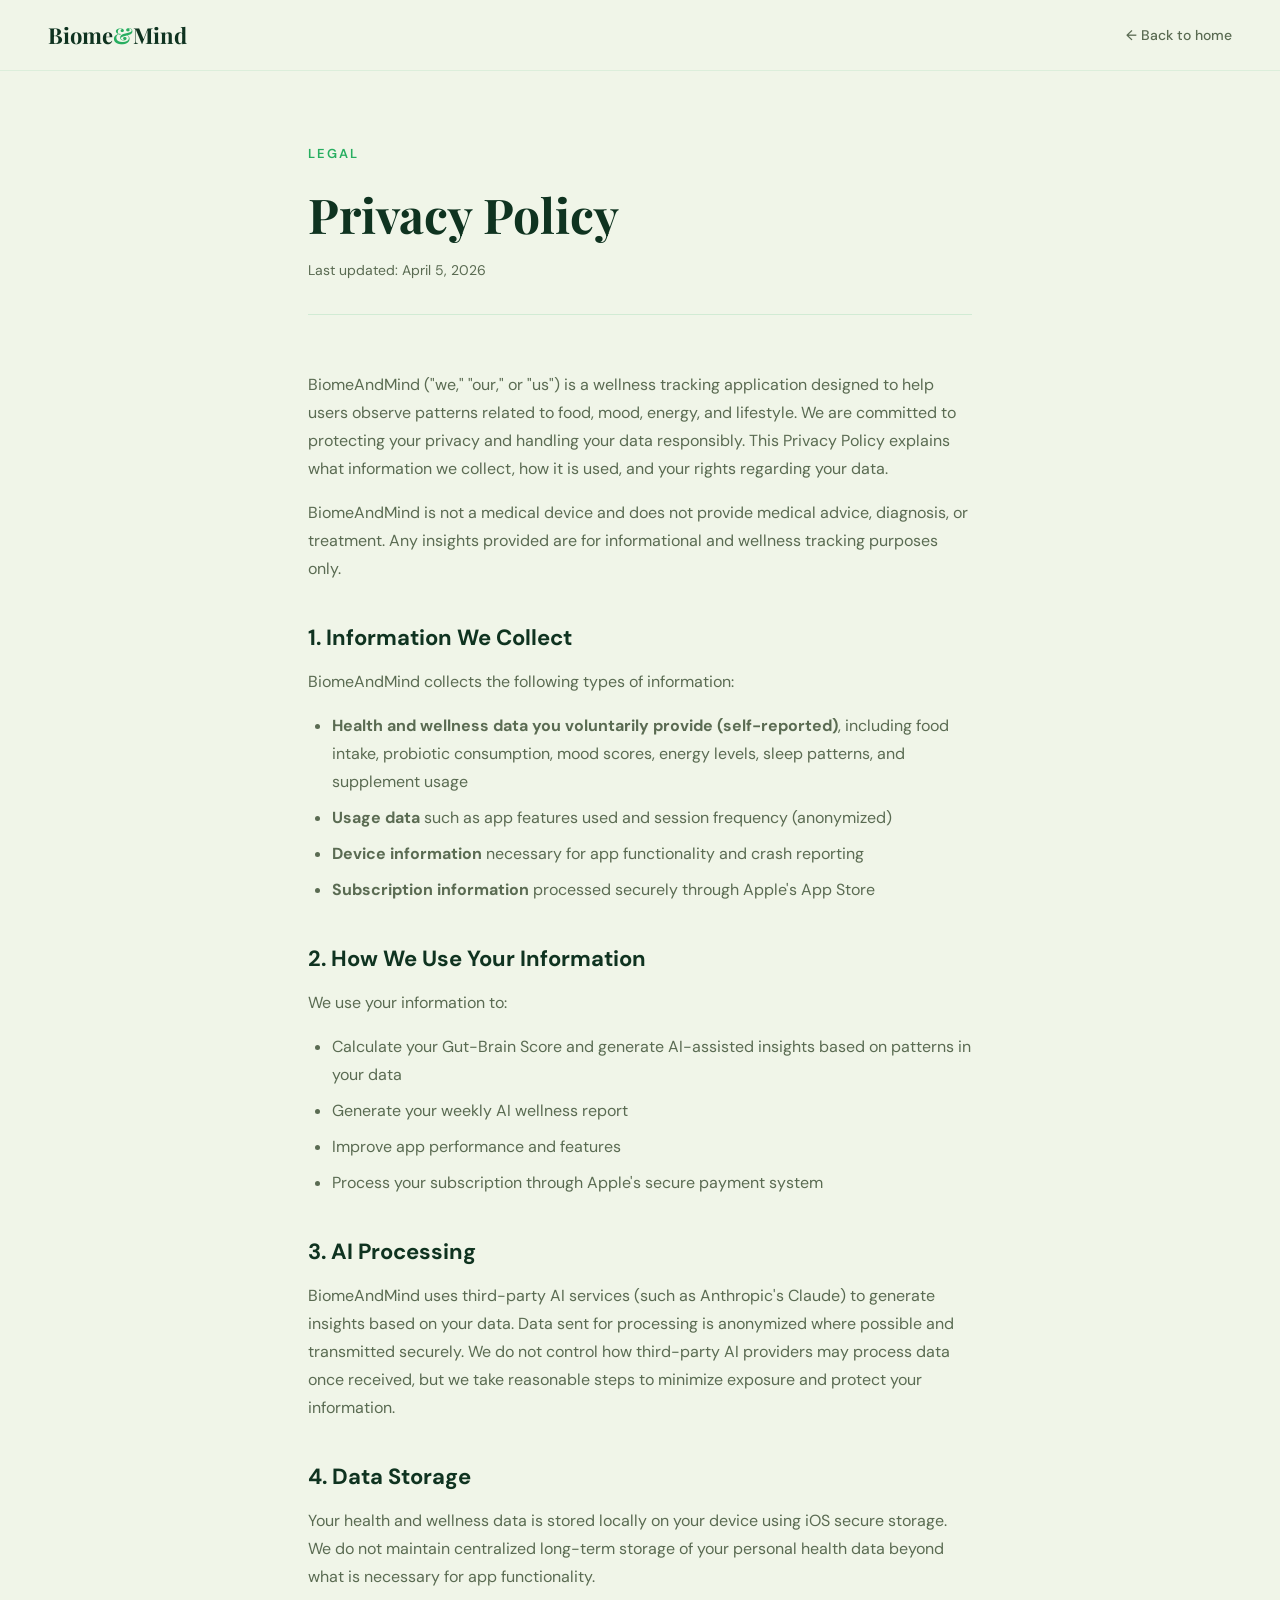
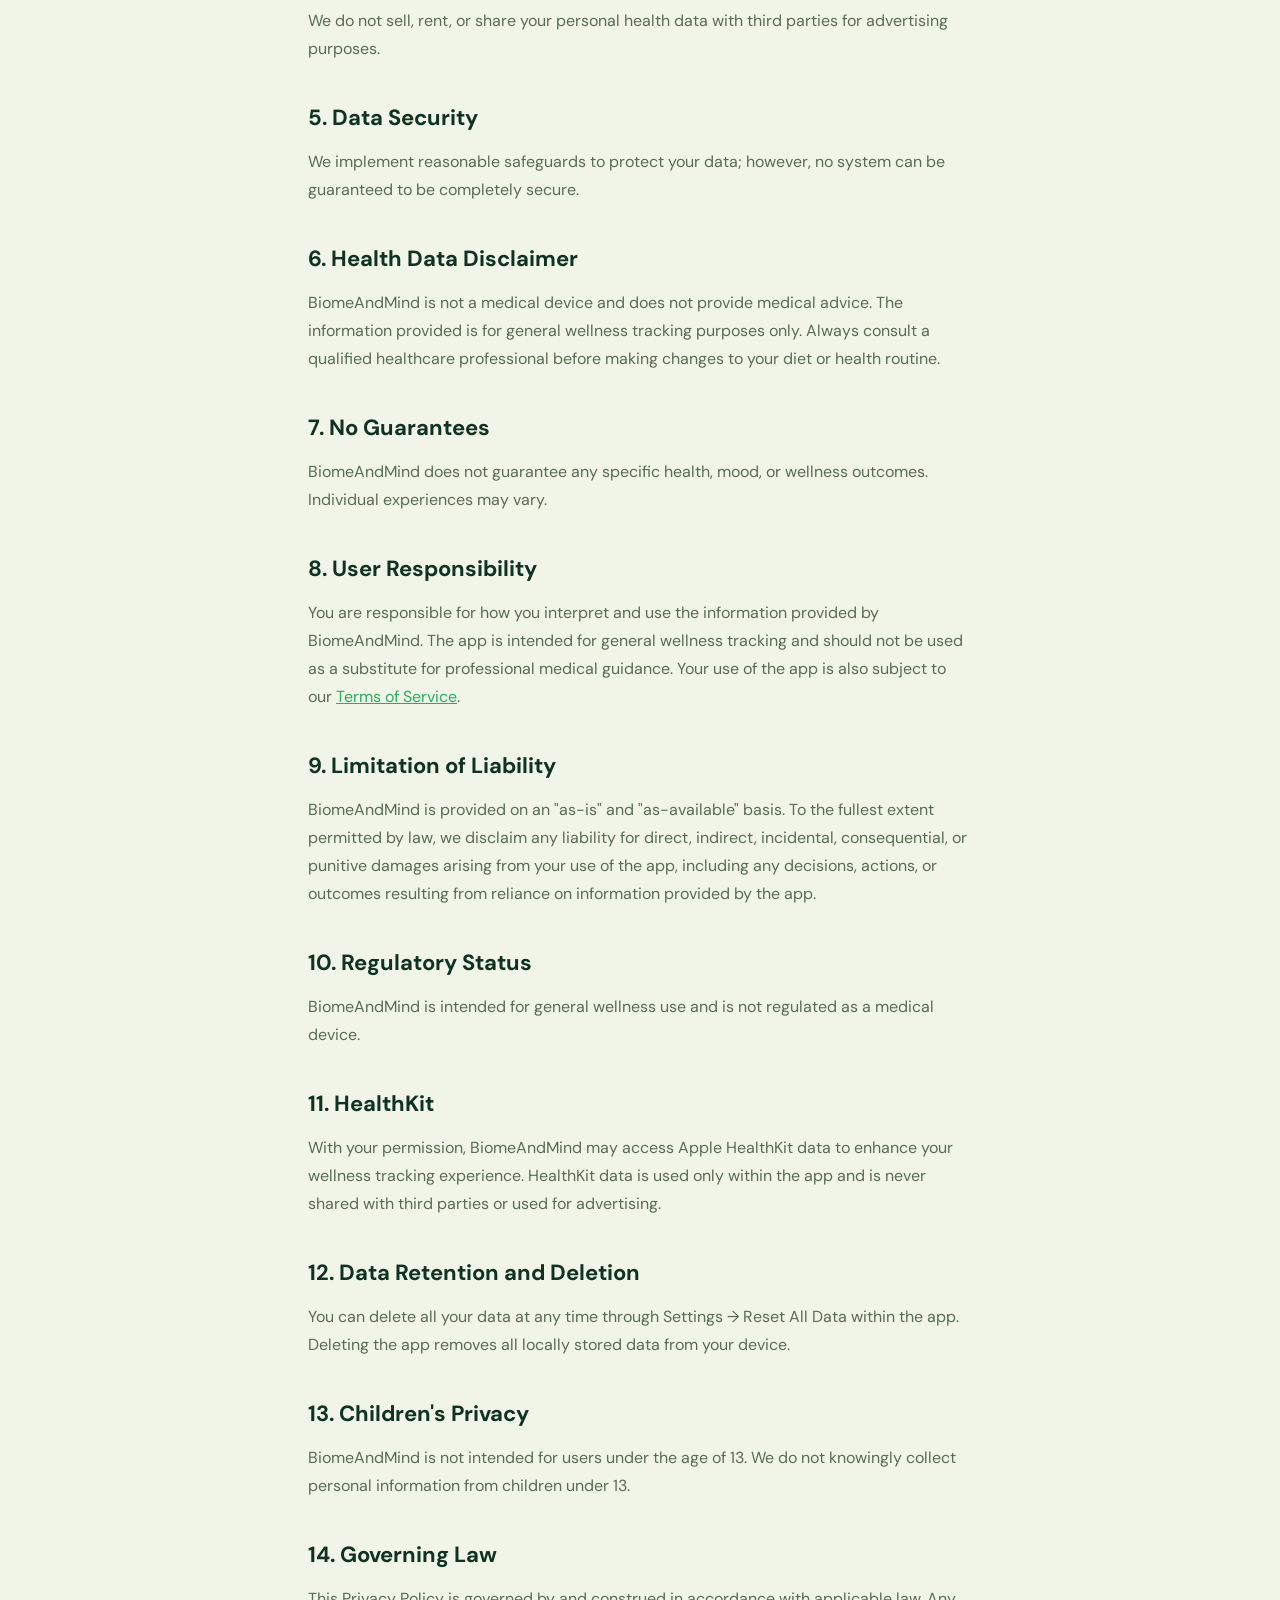
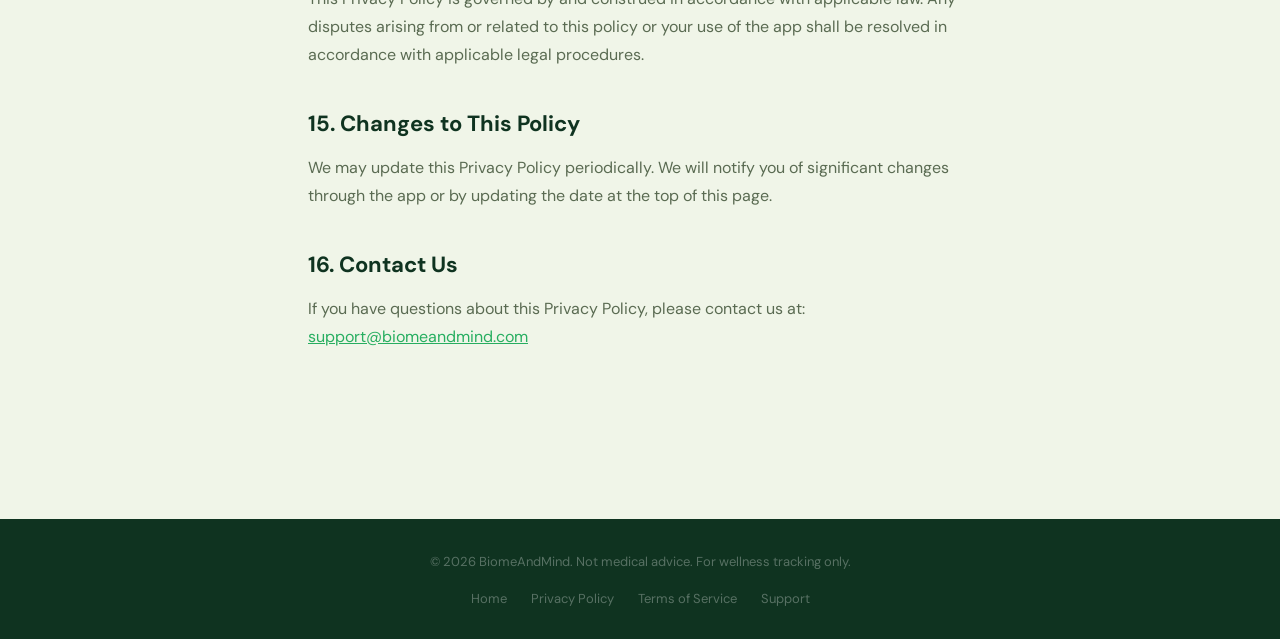
<file: privacy.html>
<!DOCTYPE html>
<html lang="en">
<head>
<meta charset="UTF-8"/>
<meta name="viewport" content="width=device-width, initial-scale=1.0"/>
<title>Privacy Policy — BiomeAndMind</title>
<link rel="preconnect" href="https://fonts.googleapis.com"/>
<link href="https://fonts.googleapis.com/css2?family=Playfair+Display:wght@400;700&family=DM+Sans:wght@300;400;500;600&display=swap" rel="stylesheet"/>
<style>
:root {
  --green: #27AE60; --green-dark: #1a7a42; --green-deep: #0F3320;
  --cream: #F0F5E8; --text: #0F3320; --text-muted: #5A6B52;
}
* { margin: 0; padding: 0; box-sizing: border-box; }
body { font-family: 'DM Sans', sans-serif; background: var(--cream); color: var(--text); }
nav {
  padding: 20px 48px; display: flex; justify-content: space-between;
  align-items: center; background: rgba(240,245,232,0.95);
  backdrop-filter: blur(20px); border-bottom: 1px solid rgba(39,174,96,0.1);
  position: sticky; top: 0; z-index: 100;
}
.nav-logo { font-family: 'Playfair Display', serif; font-size: 22px; font-weight: 700; color: var(--green-deep); text-decoration: none; }
.nav-logo span { color: var(--green); }
.nav-back { color: var(--text-muted); text-decoration: none; font-size: 14px; font-weight: 500; display: flex; align-items: center; gap: 6px; transition: color 0.2s; }
.nav-back:hover { color: var(--green); }
.content { max-width: 760px; margin: 0 auto; padding: 72px 48px; }
.page-label { font-size: 13px; font-weight: 600; letter-spacing: 2px; text-transform: uppercase; color: var(--green); margin-bottom: 16px; }
h1 { font-family: 'Playfair Display', serif; font-size: 48px; font-weight: 700; color: var(--green-deep); margin-bottom: 12px; }
.updated { font-size: 14px; color: var(--text-muted); margin-bottom: 56px; padding-bottom: 32px; border-bottom: 1px solid rgba(39,174,96,0.15); }
h2 { font-size: 22px; font-weight: 700; color: var(--green-deep); margin: 40px 0 16px; }
p { font-size: 16px; color: var(--text-muted); line-height: 1.75; margin-bottom: 16px; }
ul { margin: 12px 0 16px 24px; }
li { font-size: 16px; color: var(--text-muted); line-height: 1.75; margin-bottom: 8px; }
a { color: var(--green); }
footer { background: var(--green-deep); padding: 32px 48px; text-align: center; margin-top: 80px; }
.footer-copy { font-size: 13px; color: rgba(255,255,255,0.3); }
.footer-links { display: flex; gap: 24px; justify-content: center; margin-top: 12px; }
.footer-links a { font-size: 13px; color: rgba(255,255,255,0.3); text-decoration: none; }
.footer-links a:hover { color: var(--green); }
@media (max-width: 768px) { nav { padding: 16px 24px; } .content { padding: 48px 24px; } h1 { font-size: 36px; } footer { padding: 32px 24px; } }
</style>
</head>
<body>
<nav>
  <a href="/" class="nav-logo">Biome<span>&</span>Mind</a>
  <a href="/" class="nav-back">← Back to home</a>
</nav>

<div class="content">
  <p class="page-label">Legal</p>
  <h1>Privacy Policy</h1>
  <p class="updated">Last updated: April 5, 2026</p>

  <p>BiomeAndMind ("we," "our," or "us") is a wellness tracking application designed to help users observe patterns related to food, mood, energy, and lifestyle. We are committed to protecting your privacy and handling your data responsibly. This Privacy Policy explains what information we collect, how it is used, and your rights regarding your data.</p>

  <p>BiomeAndMind is not a medical device and does not provide medical advice, diagnosis, or treatment. Any insights provided are for informational and wellness tracking purposes only.</p>

  <h2>1. Information We Collect</h2>
  <p>BiomeAndMind collects the following types of information:</p>
  <ul>
    <li><strong>Health and wellness data you voluntarily provide (self-reported)</strong>, including food intake, probiotic consumption, mood scores, energy levels, sleep patterns, and supplement usage</li>
    <li><strong>Usage data</strong> such as app features used and session frequency (anonymized)</li>
    <li><strong>Device information</strong> necessary for app functionality and crash reporting</li>
    <li><strong>Subscription information</strong> processed securely through Apple's App Store</li>
  </ul>

  <h2>2. How We Use Your Information</h2>
  <p>We use your information to:</p>
  <ul>
    <li>Calculate your Gut-Brain Score and generate AI-assisted insights based on patterns in your data</li>
    <li>Generate your weekly AI wellness report</li>
    <li>Improve app performance and features</li>
    <li>Process your subscription through Apple's secure payment system</li>
  </ul>

  <h2>3. AI Processing</h2>
  <p>BiomeAndMind uses third-party AI services (such as Anthropic's Claude) to generate insights based on your data. Data sent for processing is anonymized where possible and transmitted securely. We do not control how third-party AI providers may process data once received, but we take reasonable steps to minimize exposure and protect your information.</p>

  <h2>4. Data Storage</h2>
  <p>Your health and wellness data is stored locally on your device using iOS secure storage. We do not maintain centralized long-term storage of your personal health data beyond what is necessary for app functionality.</p>
  <p>We do not sell, rent, or share your personal health data with third parties for advertising purposes.</p>

  <h2>5. Data Security</h2>
  <p>We implement reasonable safeguards to protect your data; however, no system can be guaranteed to be completely secure.</p>

  <h2>6. Health Data Disclaimer</h2>
  <p>BiomeAndMind is not a medical device and does not provide medical advice. The information provided is for general wellness tracking purposes only. Always consult a qualified healthcare professional before making changes to your diet or health routine.</p>

  <h2>7. No Guarantees</h2>
  <p>BiomeAndMind does not guarantee any specific health, mood, or wellness outcomes. Individual experiences may vary.</p>

  <h2>8. User Responsibility</h2>
  <p>You are responsible for how you interpret and use the information provided by BiomeAndMind. The app is intended for general wellness tracking and should not be used as a substitute for professional medical guidance. Your use of the app is also subject to our <a href="terms.html">Terms of Service</a>.</p>

  <h2>9. Limitation of Liability</h2>
  <p>BiomeAndMind is provided on an "as-is" and "as-available" basis. To the fullest extent permitted by law, we disclaim any liability for direct, indirect, incidental, consequential, or punitive damages arising from your use of the app, including any decisions, actions, or outcomes resulting from reliance on information provided by the app.</p>

  <h2>10. Regulatory Status</h2>
  <p>BiomeAndMind is intended for general wellness use and is not regulated as a medical device.</p>

  <h2>11. HealthKit</h2>
  <p>With your permission, BiomeAndMind may access Apple HealthKit data to enhance your wellness tracking experience. HealthKit data is used only within the app and is never shared with third parties or used for advertising.</p>

  <h2>12. Data Retention and Deletion</h2>
  <p>You can delete all your data at any time through Settings &rarr; Reset All Data within the app. Deleting the app removes all locally stored data from your device.</p>

  <h2>13. Children's Privacy</h2>
  <p>BiomeAndMind is not intended for users under the age of 13. We do not knowingly collect personal information from children under 13.</p>

  <h2>14. Governing Law</h2>
  <p>This Privacy Policy is governed by and construed in accordance with applicable law. Any disputes arising from or related to this policy or your use of the app shall be resolved in accordance with applicable legal procedures.</p>

  <h2>15. Changes to This Policy</h2>
  <p>We may update this Privacy Policy periodically. We will notify you of significant changes through the app or by updating the date at the top of this page.</p>

  <h2>16. Contact Us</h2>
  <p>If you have questions about this Privacy Policy, please contact us at:<br/>
  <a href="mailto:support@biomeandmind.com">support@biomeandmind.com</a></p>
</div>

<footer>
  <p class="footer-copy">© 2026 BiomeAndMind. Not medical advice. For wellness tracking only.</p>
  <div class="footer-links">
    <a href="/">Home</a>
    <a href="privacy.html">Privacy Policy</a>
    <a href="terms.html">Terms of Service</a>
    <a href="support.html">Support</a>
  </div>
</footer>
</body>
</html>
</file>
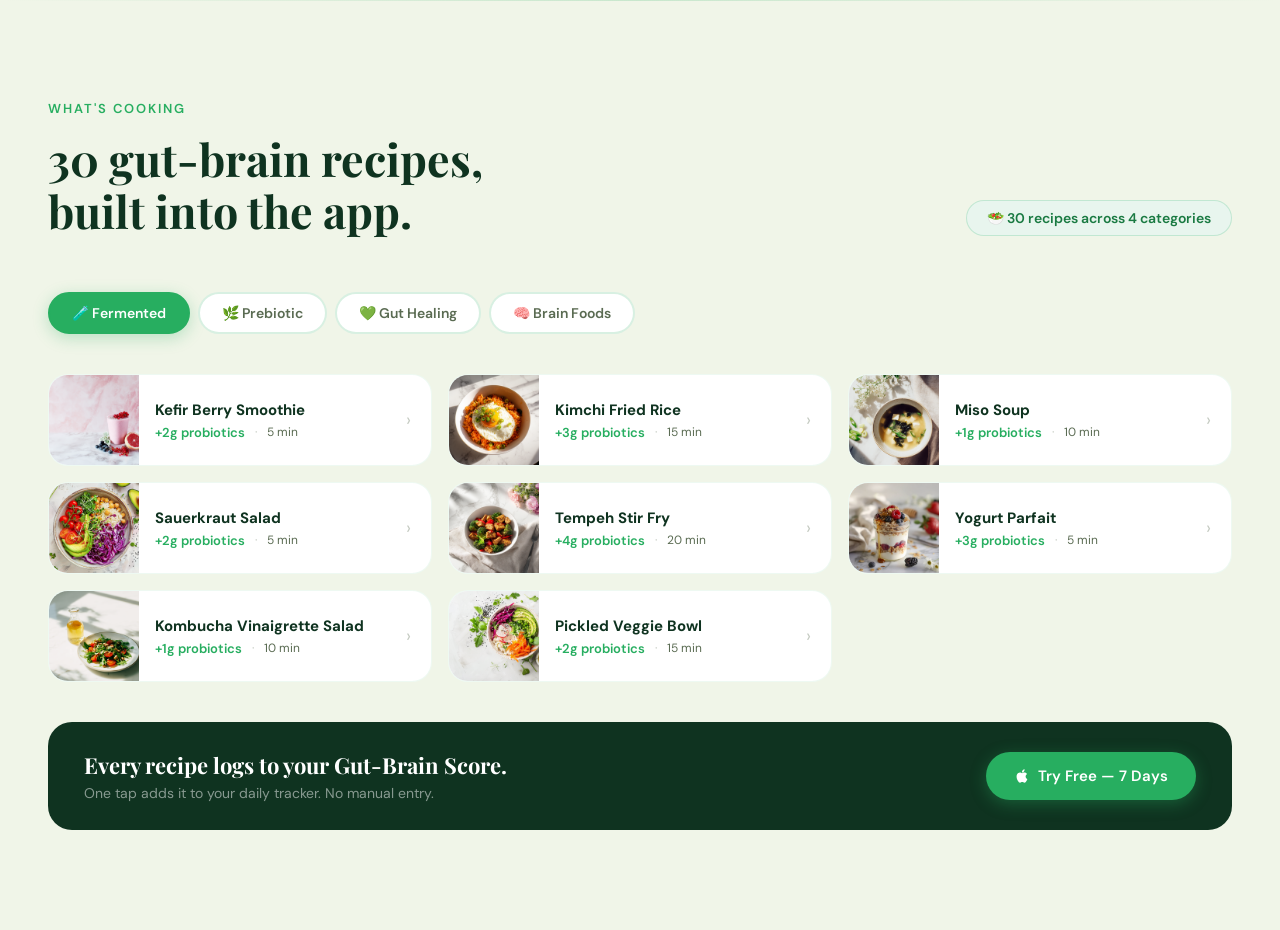
<file: recipes-section.html>
<!DOCTYPE html>
<html lang="en">
<head>
<meta charset="UTF-8"/>
<meta name="viewport" content="width=device-width, initial-scale=1.0"/>
<title>Recipes Section — BiomeAndMind</title>
<link rel="preconnect" href="https://fonts.googleapis.com"/>
<link rel="preconnect" href="https://fonts.gstatic.com" crossorigin/>
<link href="https://fonts.googleapis.com/css2?family=Playfair+Display:wght@400;700;900&family=DM+Sans:wght@300;400;500;600&display=swap" rel="stylesheet"/>
<style>
:root {
  --green: #27AE60;
  --green-dark: #1a7a42;
  --green-deep: #0F3320;
  --green-light: #E8F5EE;
  --cream: #F0F5E8;
  --text: #0F3320;
  --text-muted: #5A6B52;
}
* { margin: 0; padding: 0; box-sizing: border-box; }
body { font-family: 'DM Sans', sans-serif; background: var(--cream); color: var(--text); }

.section-label {
  font-size: 13px; font-weight: 600; letter-spacing: 2px;
  text-transform: uppercase; color: var(--green); margin-bottom: 16px;
  display: block;
}
.section-title {
  font-family: 'Playfair Display', serif;
  font-size: clamp(32px, 3.5vw, 48px);
  font-weight: 700; color: var(--green-deep); line-height: 1.15;
}
.reveal { opacity: 1; }

/* ─── RECIPES SECTION ─── */
.section-recipes {
  padding: 100px 48px;
  background: var(--cream);
  overflow: hidden;
  position: relative;
}
.section-recipes::before {
  content: '';
  position: absolute;
  top: 0; left: 0; right: 0;
  height: 1px;
  background: linear-gradient(90deg, transparent, rgba(39,174,96,0.2), transparent);
}
.recipes-header {
  max-width: 1200px;
  margin: 0 auto 56px;
  display: flex;
  justify-content: space-between;
  align-items: flex-end;
  gap: 32px;
}
.recipes-count-badge {
  display: inline-flex;
  align-items: center;
  gap: 8px;
  background: var(--green-light);
  border: 1px solid rgba(39,174,96,0.2);
  border-radius: 100px;
  padding: 8px 20px;
  font-size: 14px;
  font-weight: 600;
  color: var(--green-dark);
}
.recipes-tabs {
  display: flex;
  gap: 8px;
  max-width: 1200px;
  margin: 0 auto 40px;
  flex-wrap: wrap;
}
.recipe-tab {
  display: inline-flex;
  align-items: center;
  gap: 7px;
  padding: 10px 22px;
  border-radius: 100px;
  font-size: 14px;
  font-weight: 600;
  cursor: pointer;
  border: 2px solid rgba(39,174,96,0.18);
  background: white;
  color: var(--text-muted);
  transition: all 0.22s ease;
  user-select: none;
  font-family: 'DM Sans', sans-serif;
}
.recipe-tab:hover { border-color: var(--green); color: var(--green); }
.recipe-tab.active {
  background: var(--green);
  border-color: var(--green);
  color: white;
  box-shadow: 0 4px 16px rgba(39,174,96,0.28);
}
.recipes-grid-wrap { max-width: 1200px; margin: 0 auto; }
.recipes-panel {
  display: none;
  grid-template-columns: repeat(3, 1fr);
  gap: 16px;
  animation: recipesFadeIn 0.35s ease forwards;
}
.recipes-panel.active { display: grid; }
@keyframes recipesFadeIn {
  from { opacity: 0; transform: translateY(14px); }
  to   { opacity: 1; transform: translateY(0); }
}
.recipes-footer {
  max-width: 1200px;
  margin: 40px auto 0;
  display: flex;
  align-items: center;
  justify-content: space-between;
  padding: 28px 36px;
  background: var(--green-deep);
  border-radius: 24px;
  gap: 24px;
}
.recipes-footer-title {
  font-family: 'Playfair Display', serif;
  font-size: 22px; font-weight: 700; color: white; margin-bottom: 4px;
}
.recipes-footer-sub { font-size: 14px; color: rgba(255,255,255,0.5); }
.recipes-footer-btn {
  display: inline-flex; align-items: center; gap: 8px;
  background: var(--green); color: white;
  padding: 14px 28px; border-radius: 100px;
  font-size: 15px; font-weight: 600;
  text-decoration: none; white-space: nowrap; flex-shrink: 0;
  transition: all 0.2s;
  box-shadow: 0 4px 16px rgba(39,174,96,0.35);
  font-family: 'DM Sans', sans-serif;
}
.recipes-footer-btn:hover { background: var(--green-dark); transform: translateY(-2px); }

@media (max-width: 900px) {
  .section-recipes { padding: 72px 24px; }
  .recipes-header { flex-direction: column; align-items: flex-start; }
  .recipes-panel { grid-template-columns: 1fr; }
  .recipes-footer { flex-direction: column; text-align: center; }
}
@media (min-width: 901px) and (max-width: 1100px) {
  .recipes-panel { grid-template-columns: repeat(2, 1fr); }
}
</style>
<link rel="stylesheet" href="recipes.css"/>
</head>
<body>

<section class="section-recipes" id="recipes">

  <div class="recipes-header">
    <div>
      <span class="section-label">What's cooking</span>
      <h2 class="section-title" style="margin-bottom:0">30 gut-brain recipes,<br/>built into the app.</h2>
    </div>
    <div>
      <div class="recipes-count-badge">&#x1F957; 30 recipes across 4 categories</div>
    </div>
  </div>

  <div class="recipes-tabs">
    <button class="recipe-tab active" onclick="switchRecipeTab('fermented',this)">&#x1F9EA; Fermented</button>
    <button class="recipe-tab" onclick="switchRecipeTab('prebiotic',this)">&#x1F33F; Prebiotic</button>
    <button class="recipe-tab" onclick="switchRecipeTab('healing',this)">&#x1F49A; Gut Healing</button>
    <button class="recipe-tab" onclick="switchRecipeTab('brain',this)">&#x1F9E0; Brain Foods</button>
  </div>

  <div class="recipes-grid-wrap">
    <div class="recipes-panel active" id="recipes-fermented"></div>
    <div class="recipes-panel" id="recipes-prebiotic"></div>
    <div class="recipes-panel" id="recipes-healing"></div>
    <div class="recipes-panel" id="recipes-brain"></div>
  </div>

  <div class="recipes-footer">
    <div>
      <div class="recipes-footer-title">Every recipe logs to your Gut-Brain Score.</div>
      <div class="recipes-footer-sub">One tap adds it to your daily tracker. No manual entry.</div>
    </div>
    <a href="#download" class="recipes-footer-btn">
      <svg width="16" height="16" viewBox="0 0 24 24" fill="currentColor"><path d="M18.71 19.5c-.83 1.24-1.71 2.45-3.05 2.47-1.34.03-1.77-.79-3.29-.79-1.53 0-2 .77-3.27.82-1.31.05-2.3-1.32-3.14-2.53C4.25 17 2.94 12.45 4.7 9.39c.87-1.52 2.43-2.48 4.12-2.51 1.28-.02 2.5.87 3.29.87.78 0 2.26-1.07 3.8-.91.65.03 2.47.26 3.64 1.98-.09.06-2.17 1.28-2.15 3.81.03 3.02 2.65 4.03 2.68 4.04-.03.07-.42 1.44-1.38 2.83M13 3.5c.73-.83 1.94-1.46 2.94-1.5.13 1.17-.34 2.35-1.04 3.19-.69.85-1.83 1.51-2.95 1.42-.15-1.15.41-2.35 1.05-3.11z"/></svg>
      Try Free &mdash; 7 Days
    </a>
  </div>

</section>

<!-- Recipe Detail Modal -->
<div class="recipe-modal-overlay" id="recipeModal">
  <div class="recipe-modal" id="recipeModalContent"></div>
</div>

<script src="recipes.js"></script>
<script>
function switchRecipeTab(tabId, btn) {
  document.querySelectorAll('.recipe-tab').forEach(function(t) { t.classList.remove('active'); });
  document.querySelectorAll('.recipes-panel').forEach(function(p) { p.classList.remove('active'); });
  btn.classList.add('active');
  var panel = document.getElementById('recipes-' + tabId);
  if (panel) panel.classList.add('active');
}
</script>
</body>
</html>
</file>
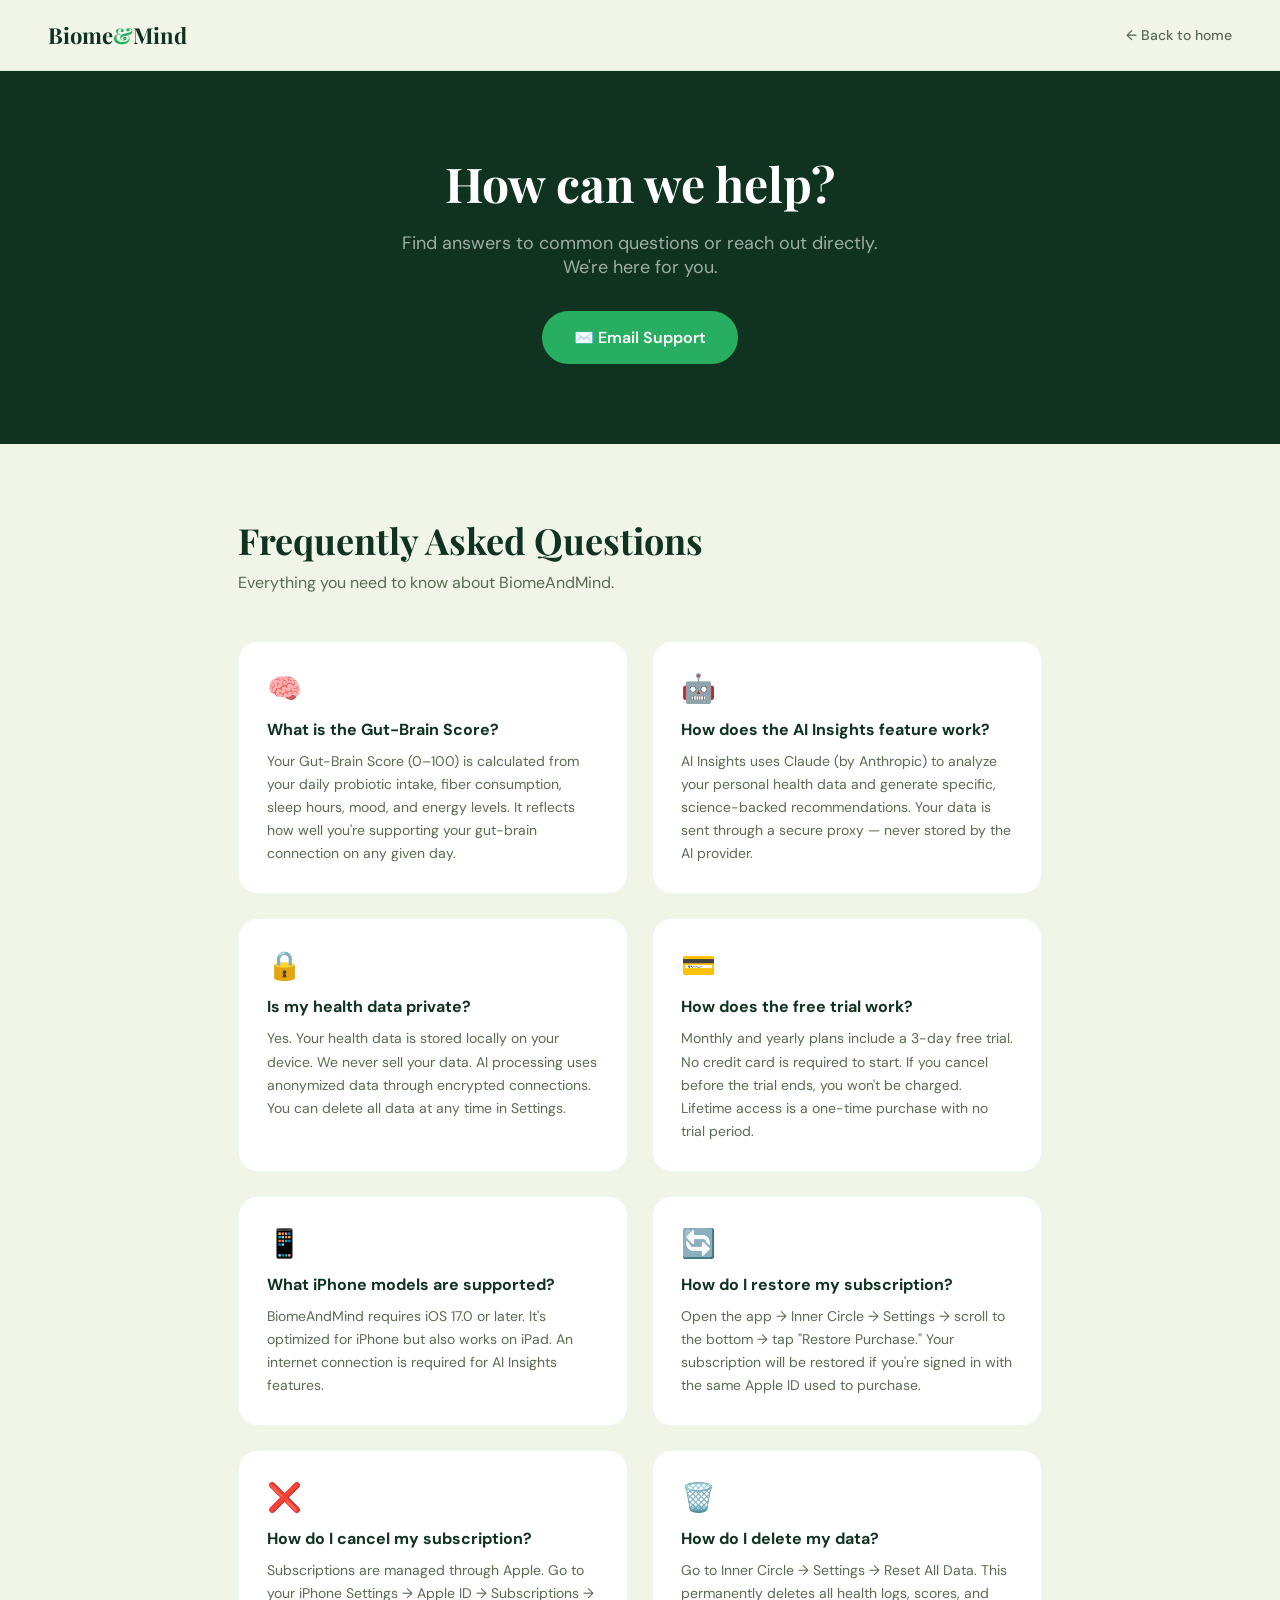
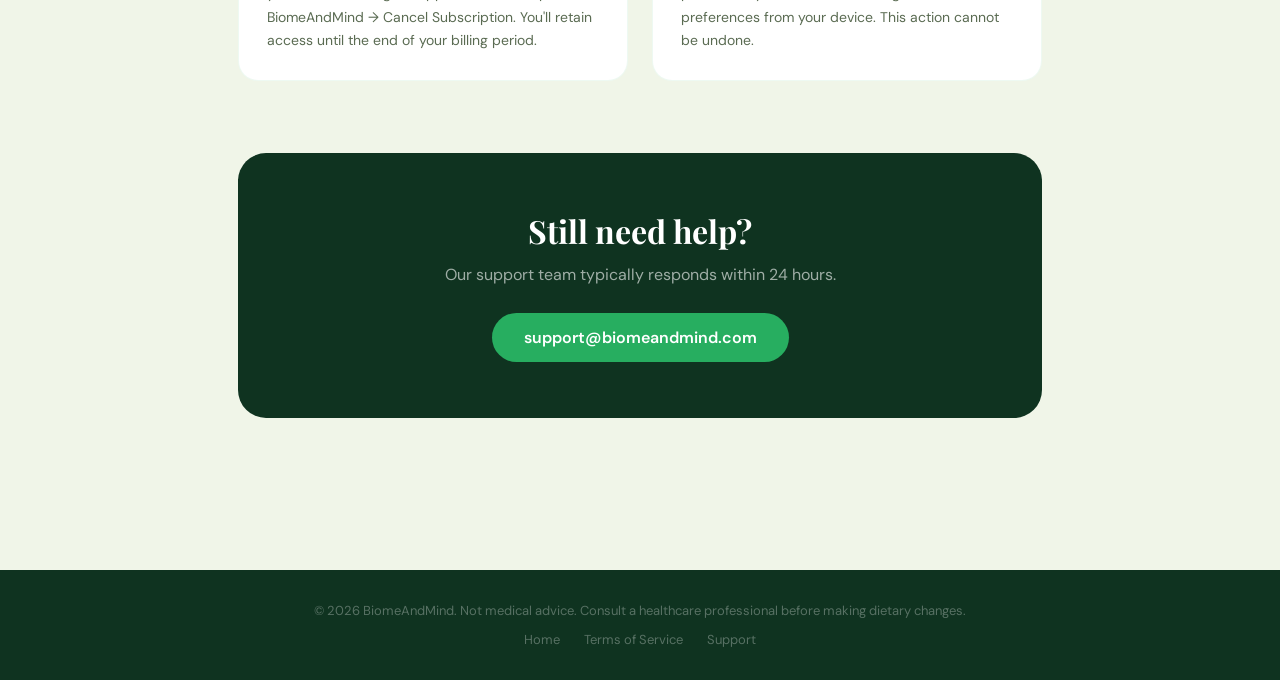
<file: support.html>
<!DOCTYPE html>
<html lang="en">
<head>
<meta charset="UTF-8"/>
<meta name="viewport" content="width=device-width, initial-scale=1.0"/>
<title>Support — BiomeAndMind</title>
<link rel="preconnect" href="https://fonts.googleapis.com"/>
<link href="https://fonts.googleapis.com/css2?family=Playfair+Display:wght@400;700&family=DM+Sans:wght@300;400;500;600&display=swap" rel="stylesheet"/>
<style>
:root {
  --green: #27AE60; --green-dark: #1a7a42; --green-deep: #0F3320;
  --green-light: #E8F5EE; --cream: #F0F5E8; --text: #0F3320; --text-muted: #5A6B52;
}
* { margin: 0; padding: 0; box-sizing: border-box; }
body { font-family: 'DM Sans', sans-serif; background: var(--cream); color: var(--text); }
nav {
  padding: 20px 48px; display: flex; justify-content: space-between;
  align-items: center; background: rgba(240,245,232,0.95);
  backdrop-filter: blur(20px); border-bottom: 1px solid rgba(39,174,96,0.1);
  position: sticky; top: 0; z-index: 100;
}
.nav-logo { font-family: 'Playfair Display', serif; font-size: 22px; font-weight: 700; color: var(--green-deep); text-decoration: none; }
.nav-logo span { color: var(--green); }
.nav-back { color: var(--text-muted); text-decoration: none; font-size: 14px; font-weight: 500; display: flex; align-items: center; gap: 6px; transition: color 0.2s; }
.nav-back:hover { color: var(--green); }

.hero-support {
  background: var(--green-deep);
  padding: 80px 48px;
  text-align: center;
}
.hero-support h1 { font-family: 'Playfair Display', serif; font-size: 48px; font-weight: 700; color: white; margin-bottom: 16px; }
.hero-support p { font-size: 18px; color: rgba(255,255,255,0.6); max-width: 480px; margin: 0 auto 32px; }
.contact-btn {
  display: inline-flex; align-items: center; gap: 8px;
  background: var(--green); color: white;
  padding: 16px 32px; border-radius: 100px;
  font-size: 16px; font-weight: 600; text-decoration: none;
  transition: all 0.2s;
}
.contact-btn:hover { background: var(--green-dark); transform: translateY(-2px); }

.content { max-width: 900px; margin: 0 auto; padding: 72px 48px; }

.faq-grid { display: grid; grid-template-columns: 1fr 1fr; gap: 24px; margin-top: 48px; }

.faq-item {
  background: white; border-radius: 20px; padding: 28px;
  border: 1px solid rgba(39,174,96,0.08);
  transition: all 0.3s;
}
.faq-item:hover { border-color: rgba(39,174,96,0.2); transform: translateY(-2px); box-shadow: 0 8px 32px rgba(15,51,32,0.06); }

.faq-icon { font-size: 28px; margin-bottom: 12px; }
.faq-q { font-size: 16px; font-weight: 700; color: var(--green-deep); margin-bottom: 10px; }
.faq-a { font-size: 14px; color: var(--text-muted); line-height: 1.65; }

.section-title { font-family: 'Playfair Display', serif; font-size: 36px; font-weight: 700; color: var(--green-deep); margin-bottom: 8px; }
.section-sub { font-size: 16px; color: var(--text-muted); }

.contact-section { margin-top: 72px; background: var(--green-deep); border-radius: 28px; padding: 56px; text-align: center; }
.contact-section h2 { font-family: 'Playfair Display', serif; font-size: 32px; font-weight: 700; color: white; margin-bottom: 12px; }
.contact-section p { font-size: 16px; color: rgba(255,255,255,0.6); margin-bottom: 28px; }
.contact-email {
  display: inline-block;
  background: var(--green); color: white;
  padding: 14px 32px; border-radius: 100px;
  font-size: 16px; font-weight: 600; text-decoration: none;
  transition: all 0.2s;
}
.contact-email:hover { background: var(--green-dark); }

footer { background: var(--green-deep); padding: 32px 48px; text-align: center; margin-top: 80px; }
.footer-copy { font-size: 13px; color: rgba(255,255,255,0.3); }
.footer-links { display: flex; gap: 24px; justify-content: center; margin-top: 12px; }
.footer-links a { font-size: 13px; color: rgba(255,255,255,0.3); text-decoration: none; }
.footer-links a:hover { color: var(--green); }

@media (max-width: 768px) {
  nav { padding: 16px 24px; }
  .hero-support { padding: 60px 24px; }
  .hero-support h1 { font-size: 36px; }
  .content { padding: 48px 24px; }
  .faq-grid { grid-template-columns: 1fr; }
  .contact-section { padding: 40px 24px; }
  footer { padding: 32px 24px; }
}
</style>
</head>
<body>
<nav>
  <a href="/" class="nav-logo">Biome<span>&</span>Mind</a>
  <a href="/" class="nav-back">← Back to home</a>
</nav>

<div class="hero-support">
  <h1>How can we help?</h1>
  <p>Find answers to common questions or reach out directly. We're here for you.</p>
  <a href="mailto:support@biomeandmind.com" class="contact-btn">
    ✉️ Email Support
  </a>
</div>

<div class="content">
  <p class="section-title">Frequently Asked Questions</p>
  <p class="section-sub">Everything you need to know about BiomeAndMind.</p>

  <div class="faq-grid">
    <div class="faq-item">
      <div class="faq-icon">🧠</div>
      <div class="faq-q">What is the Gut-Brain Score?</div>
      <div class="faq-a">Your Gut-Brain Score (0–100) is calculated from your daily probiotic intake, fiber consumption, sleep hours, mood, and energy levels. It reflects how well you're supporting your gut-brain connection on any given day.</div>
    </div>

    <div class="faq-item">
      <div class="faq-icon">🤖</div>
      <div class="faq-q">How does the AI Insights feature work?</div>
      <div class="faq-a">AI Insights uses Claude (by Anthropic) to analyze your personal health data and generate specific, science-backed recommendations. Your data is sent through a secure proxy — never stored by the AI provider.</div>
    </div>

    <div class="faq-item">
      <div class="faq-icon">🔒</div>
      <div class="faq-q">Is my health data private?</div>
      <div class="faq-a">Yes. Your health data is stored locally on your device. We never sell your data. AI processing uses anonymized data through encrypted connections. You can delete all data at any time in Settings.</div>
    </div>

    <div class="faq-item">
      <div class="faq-icon">💳</div>
      <div class="faq-q">How does the free trial work?</div>
      <div class="faq-a">Monthly and yearly plans include a 3-day free trial. No credit card is required to start. If you cancel before the trial ends, you won't be charged. Lifetime access is a one-time purchase with no trial period.</div>
    </div>

    <div class="faq-item">
      <div class="faq-icon">📱</div>
      <div class="faq-q">What iPhone models are supported?</div>
      <div class="faq-a">BiomeAndMind requires iOS 17.0 or later. It's optimized for iPhone but also works on iPad. An internet connection is required for AI Insights features.</div>
    </div>

    <div class="faq-item">
      <div class="faq-icon">🔄</div>
      <div class="faq-q">How do I restore my subscription?</div>
      <div class="faq-a">Open the app → Inner Circle → Settings → scroll to the bottom → tap "Restore Purchase." Your subscription will be restored if you're signed in with the same Apple ID used to purchase.</div>
    </div>

    <div class="faq-item">
      <div class="faq-icon">❌</div>
      <div class="faq-q">How do I cancel my subscription?</div>
      <div class="faq-a">Subscriptions are managed through Apple. Go to your iPhone Settings → Apple ID → Subscriptions → BiomeAndMind → Cancel Subscription. You'll retain access until the end of your billing period.</div>
    </div>

    <div class="faq-item">
      <div class="faq-icon">🗑️</div>
      <div class="faq-q">How do I delete my data?</div>
      <div class="faq-a">Go to Inner Circle → Settings → Reset All Data. This permanently deletes all health logs, scores, and preferences from your device. This action cannot be undone.</div>
    </div>
  </div>

  <div class="contact-section">
    <h2>Still need help?</h2>
    <p>Our support team typically responds within 24 hours.</p>
    <a href="mailto:support@biomeandmind.com" class="contact-email">support@biomeandmind.com</a>
  </div>
</div>

<footer>
  <p class="footer-copy">© 2026 BiomeAndMind. Not medical advice. Consult a healthcare professional before making dietary changes.</p>
  <div class="footer-links">
    <a href="/">Home</a>
    <a href="terms.html">Terms of Service</a>
    <a href="support.html">Support</a>
  </div>
</footer>
</body>
</html>
</file>
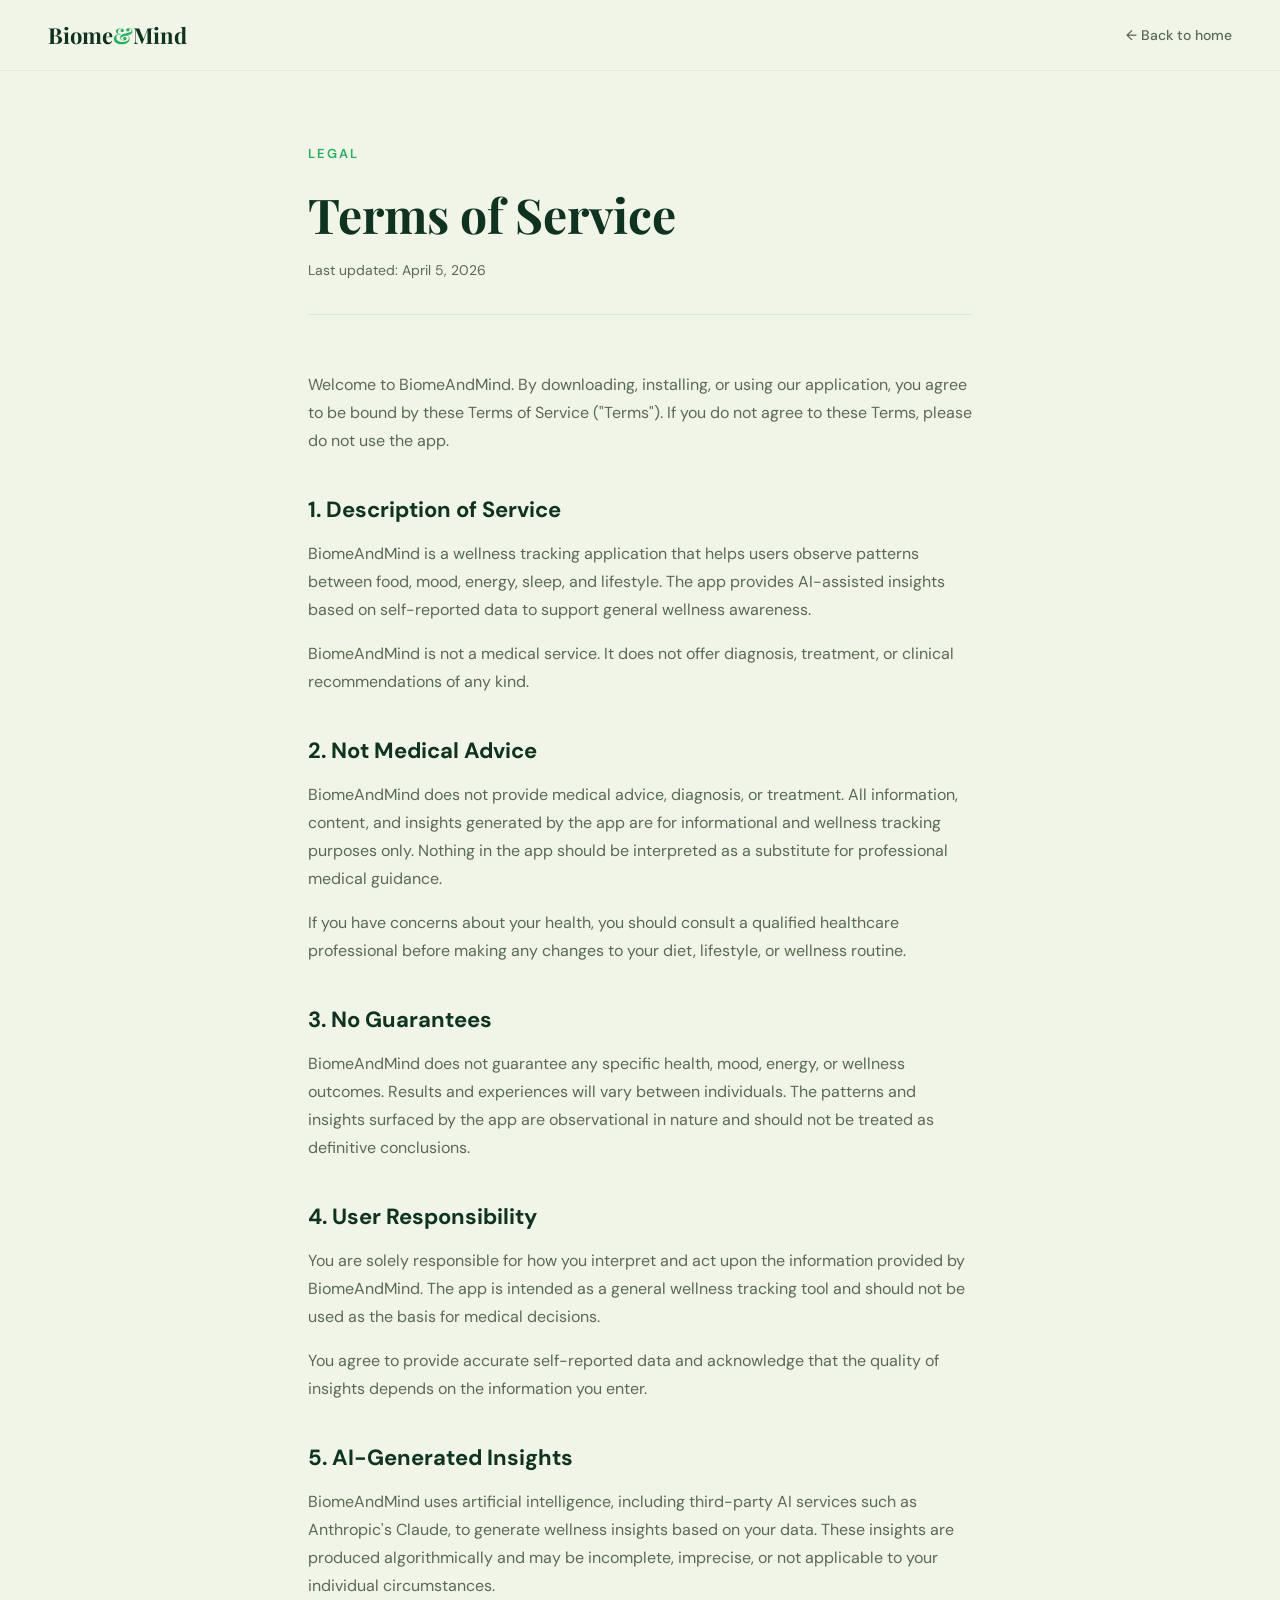
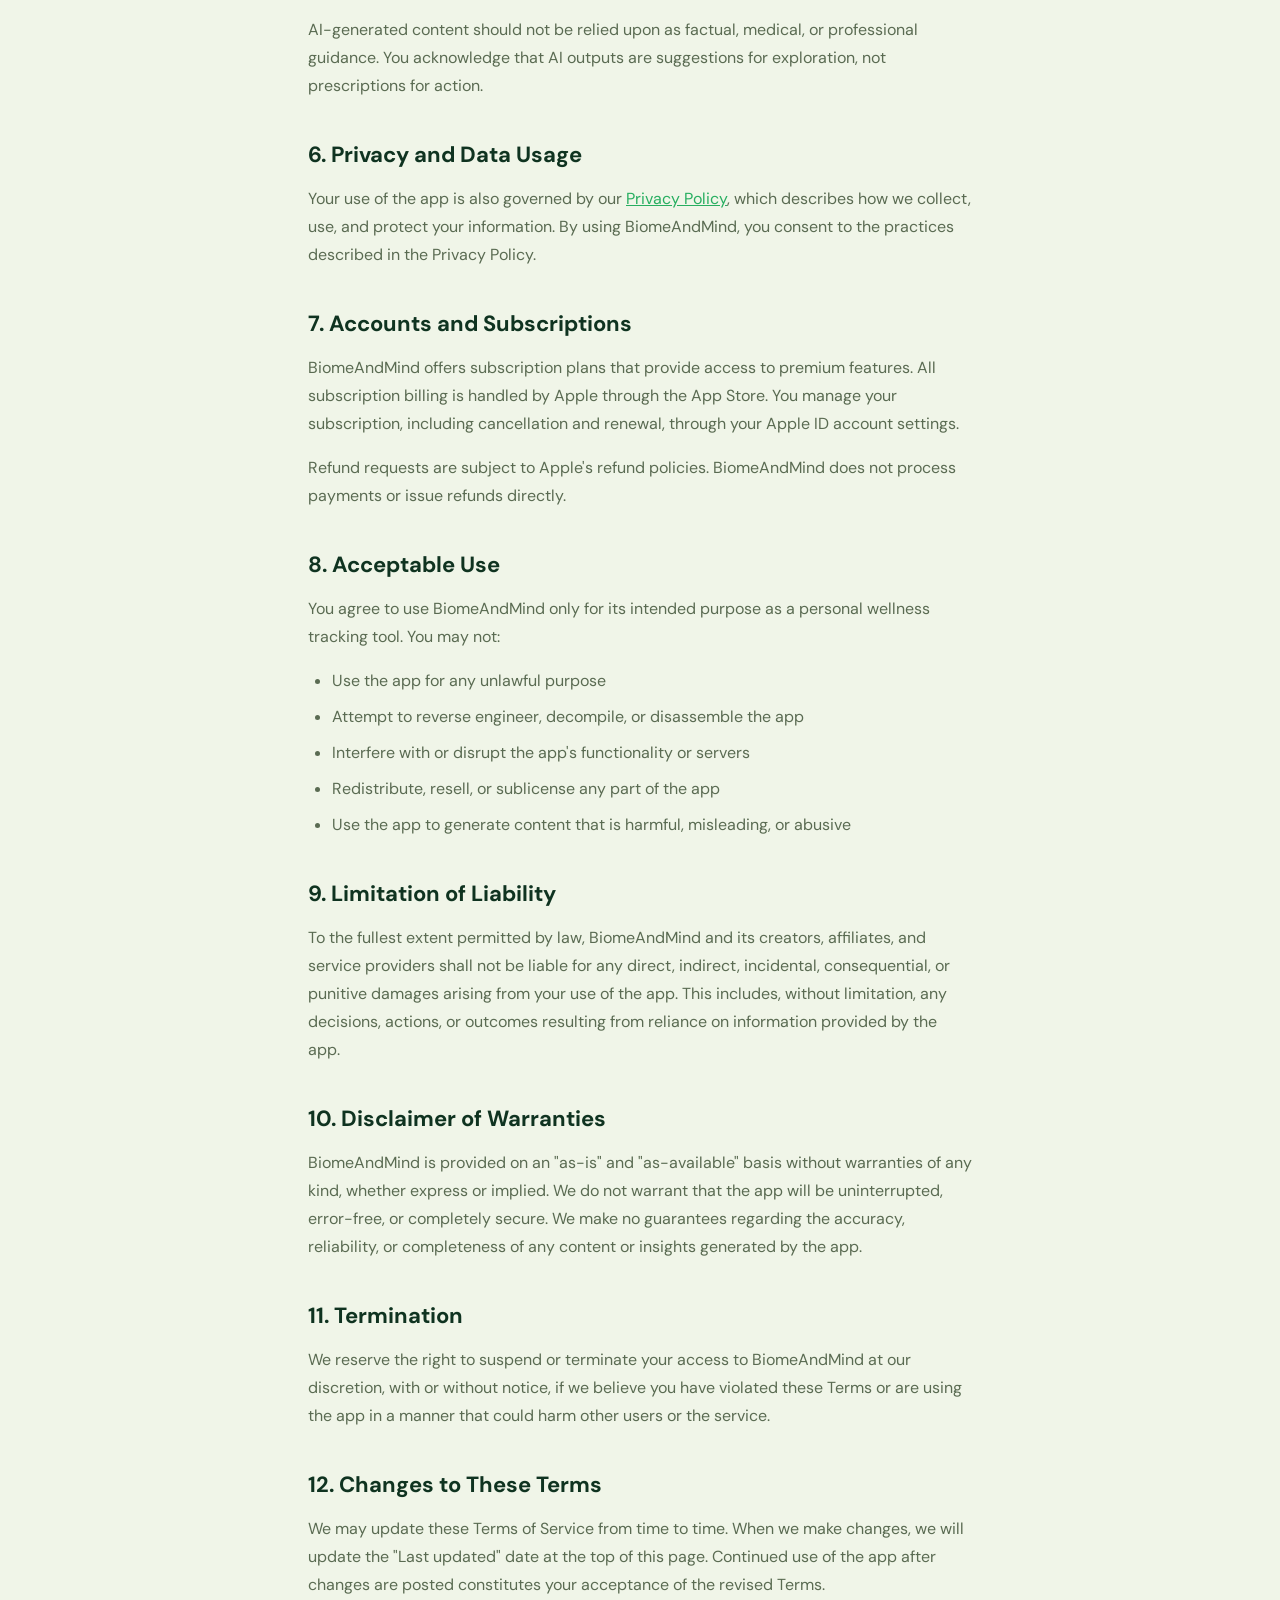
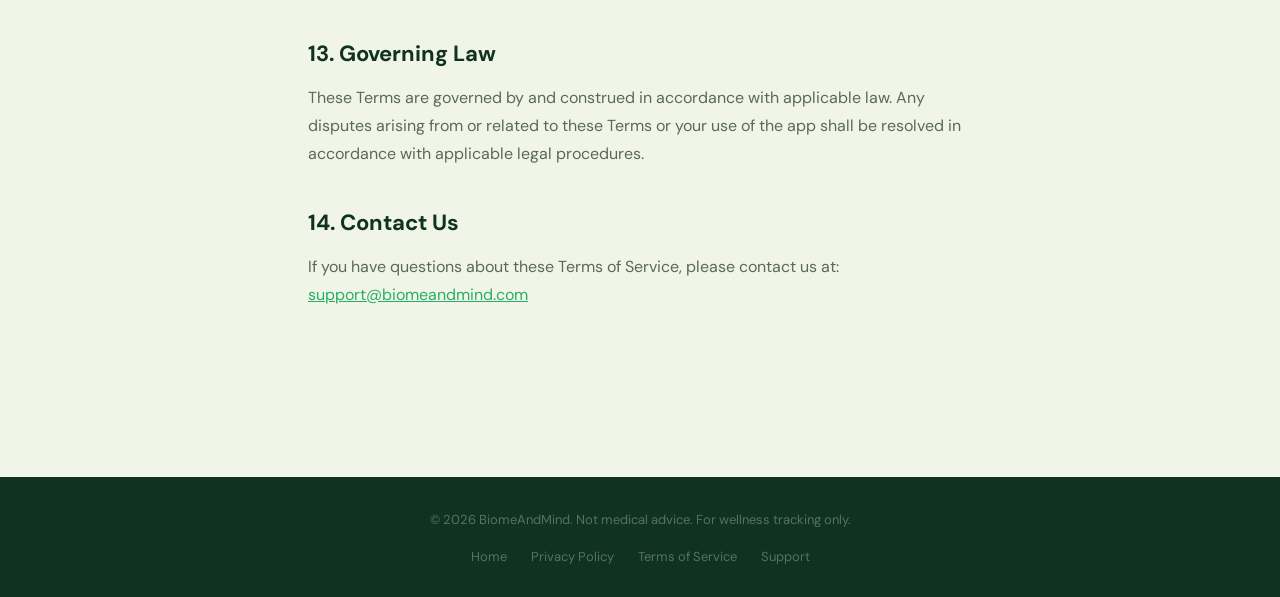
<file: terms.html>
<!DOCTYPE html>
<html lang="en">
<head>
<meta charset="UTF-8"/>
<meta name="viewport" content="width=device-width, initial-scale=1.0"/>
<title>Terms of Service — BiomeAndMind</title>
<link rel="preconnect" href="https://fonts.googleapis.com"/>
<link href="https://fonts.googleapis.com/css2?family=Playfair+Display:wght@400;700&family=DM+Sans:wght@300;400;500;600&display=swap" rel="stylesheet"/>
<style>
:root {
  --green: #27AE60; --green-dark: #1a7a42; --green-deep: #0F3320;
  --cream: #F0F5E8; --text: #0F3320; --text-muted: #5A6B52;
}
* { margin: 0; padding: 0; box-sizing: border-box; }
body { font-family: 'DM Sans', sans-serif; background: var(--cream); color: var(--text); }
nav {
  padding: 20px 48px; display: flex; justify-content: space-between;
  align-items: center; background: rgba(240,245,232,0.95);
  backdrop-filter: blur(20px); border-bottom: 1px solid rgba(39,174,96,0.1);
  position: sticky; top: 0; z-index: 100;
}
.nav-logo { font-family: 'Playfair Display', serif; font-size: 22px; font-weight: 700; color: var(--green-deep); text-decoration: none; }
.nav-logo span { color: var(--green); }
.nav-back { color: var(--text-muted); text-decoration: none; font-size: 14px; font-weight: 500; display: flex; align-items: center; gap: 6px; transition: color 0.2s; }
.nav-back:hover { color: var(--green); }
.content { max-width: 760px; margin: 0 auto; padding: 72px 48px; }
.page-label { font-size: 13px; font-weight: 600; letter-spacing: 2px; text-transform: uppercase; color: var(--green); margin-bottom: 16px; }
h1 { font-family: 'Playfair Display', serif; font-size: 48px; font-weight: 700; color: var(--green-deep); margin-bottom: 12px; }
.updated { font-size: 14px; color: var(--text-muted); margin-bottom: 56px; padding-bottom: 32px; border-bottom: 1px solid rgba(39,174,96,0.15); }
h2 { font-size: 22px; font-weight: 700; color: var(--green-deep); margin: 40px 0 16px; }
p { font-size: 16px; color: var(--text-muted); line-height: 1.75; margin-bottom: 16px; }
ul { margin: 12px 0 16px 24px; }
li { font-size: 16px; color: var(--text-muted); line-height: 1.75; margin-bottom: 8px; }
a { color: var(--green); }
footer { background: var(--green-deep); padding: 32px 48px; text-align: center; margin-top: 80px; }
.footer-copy { font-size: 13px; color: rgba(255,255,255,0.3); }
.footer-links { display: flex; gap: 24px; justify-content: center; margin-top: 12px; }
.footer-links a { font-size: 13px; color: rgba(255,255,255,0.3); text-decoration: none; }
.footer-links a:hover { color: var(--green); }
@media (max-width: 768px) { nav { padding: 16px 24px; } .content { padding: 48px 24px; } h1 { font-size: 36px; } footer { padding: 32px 24px; } }
</style>
</head>
<body>
<nav>
  <a href="/" class="nav-logo">Biome<span>&</span>Mind</a>
  <a href="/" class="nav-back">&larr; Back to home</a>
</nav>

<div class="content">
  <p class="page-label">Legal</p>
  <h1>Terms of Service</h1>
  <p class="updated">Last updated: April 5, 2026</p>

  <p>Welcome to BiomeAndMind. By downloading, installing, or using our application, you agree to be bound by these Terms of Service ("Terms"). If you do not agree to these Terms, please do not use the app.</p>

  <h2>1. Description of Service</h2>
  <p>BiomeAndMind is a wellness tracking application that helps users observe patterns between food, mood, energy, sleep, and lifestyle. The app provides AI-assisted insights based on self-reported data to support general wellness awareness.</p>
  <p>BiomeAndMind is not a medical service. It does not offer diagnosis, treatment, or clinical recommendations of any kind.</p>

  <h2>2. Not Medical Advice</h2>
  <p>BiomeAndMind does not provide medical advice, diagnosis, or treatment. All information, content, and insights generated by the app are for informational and wellness tracking purposes only. Nothing in the app should be interpreted as a substitute for professional medical guidance.</p>
  <p>If you have concerns about your health, you should consult a qualified healthcare professional before making any changes to your diet, lifestyle, or wellness routine.</p>

  <h2>3. No Guarantees</h2>
  <p>BiomeAndMind does not guarantee any specific health, mood, energy, or wellness outcomes. Results and experiences will vary between individuals. The patterns and insights surfaced by the app are observational in nature and should not be treated as definitive conclusions.</p>

  <h2>4. User Responsibility</h2>
  <p>You are solely responsible for how you interpret and act upon the information provided by BiomeAndMind. The app is intended as a general wellness tracking tool and should not be used as the basis for medical decisions.</p>
  <p>You agree to provide accurate self-reported data and acknowledge that the quality of insights depends on the information you enter.</p>

  <h2>5. AI-Generated Insights</h2>
  <p>BiomeAndMind uses artificial intelligence, including third-party AI services such as Anthropic's Claude, to generate wellness insights based on your data. These insights are produced algorithmically and may be incomplete, imprecise, or not applicable to your individual circumstances.</p>
  <p>AI-generated content should not be relied upon as factual, medical, or professional guidance. You acknowledge that AI outputs are suggestions for exploration, not prescriptions for action.</p>

  <h2>6. Privacy and Data Usage</h2>
  <p>Your use of the app is also governed by our <a href="privacy.html">Privacy Policy</a>, which describes how we collect, use, and protect your information. By using BiomeAndMind, you consent to the practices described in the Privacy Policy.</p>

  <h2>7. Accounts and Subscriptions</h2>
  <p>BiomeAndMind offers subscription plans that provide access to premium features. All subscription billing is handled by Apple through the App Store. You manage your subscription, including cancellation and renewal, through your Apple ID account settings.</p>
  <p>Refund requests are subject to Apple's refund policies. BiomeAndMind does not process payments or issue refunds directly.</p>

  <h2>8. Acceptable Use</h2>
  <p>You agree to use BiomeAndMind only for its intended purpose as a personal wellness tracking tool. You may not:</p>
  <ul>
    <li>Use the app for any unlawful purpose</li>
    <li>Attempt to reverse engineer, decompile, or disassemble the app</li>
    <li>Interfere with or disrupt the app's functionality or servers</li>
    <li>Redistribute, resell, or sublicense any part of the app</li>
    <li>Use the app to generate content that is harmful, misleading, or abusive</li>
  </ul>

  <h2>9. Limitation of Liability</h2>
  <p>To the fullest extent permitted by law, BiomeAndMind and its creators, affiliates, and service providers shall not be liable for any direct, indirect, incidental, consequential, or punitive damages arising from your use of the app. This includes, without limitation, any decisions, actions, or outcomes resulting from reliance on information provided by the app.</p>

  <h2>10. Disclaimer of Warranties</h2>
  <p>BiomeAndMind is provided on an "as-is" and "as-available" basis without warranties of any kind, whether express or implied. We do not warrant that the app will be uninterrupted, error-free, or completely secure. We make no guarantees regarding the accuracy, reliability, or completeness of any content or insights generated by the app.</p>

  <h2>11. Termination</h2>
  <p>We reserve the right to suspend or terminate your access to BiomeAndMind at our discretion, with or without notice, if we believe you have violated these Terms or are using the app in a manner that could harm other users or the service.</p>

  <h2>12. Changes to These Terms</h2>
  <p>We may update these Terms of Service from time to time. When we make changes, we will update the "Last updated" date at the top of this page. Continued use of the app after changes are posted constitutes your acceptance of the revised Terms.</p>

  <h2>13. Governing Law</h2>
  <p>These Terms are governed by and construed in accordance with applicable law. Any disputes arising from or related to these Terms or your use of the app shall be resolved in accordance with applicable legal procedures.</p>

  <h2>14. Contact Us</h2>
  <p>If you have questions about these Terms of Service, please contact us at:<br/>
  <a href="mailto:support@biomeandmind.com">support@biomeandmind.com</a></p>
</div>

<footer>
  <p class="footer-copy">&copy; 2026 BiomeAndMind. Not medical advice. For wellness tracking only.</p>
  <div class="footer-links">
    <a href="/">Home</a>
    <a href="privacy.html">Privacy Policy</a>
    <a href="terms.html">Terms of Service</a>
    <a href="support.html">Support</a>
  </div>
</footer>
</body>
</html>
</file>
<file: recipes.css>
/* ─── ENHANCED RECIPES SECTION ─── */

/* Recipe cards with images */
.recipe-card {
  background: white;
  border-radius: 20px;
  border: 1px solid rgba(39,174,96,0.08);
  display: flex;
  align-items: center;
  gap: 16px;
  transition: all 0.25s ease;
  cursor: pointer;
  position: relative;
  overflow: hidden;
  padding: 0;
}
.recipe-card::after {
  content: '';
  position: absolute;
  left: 0; top: 0; bottom: 0;
  width: 3px;
  background: var(--green);
  opacity: 0;
  transition: opacity 0.25s;
  border-radius: 0 2px 2px 0;
}
.recipe-card:hover {
  transform: translateY(-3px);
  box-shadow: 0 12px 32px rgba(15,51,32,0.07);
  border-color: rgba(39,174,96,0.18);
}
.recipe-card:hover::after { opacity: 1; }

.recipe-card-thumb {
  width: 90px;
  height: 90px;
  flex-shrink: 0;
  overflow: hidden;
  background: var(--green-light);
  display: flex;
  align-items: center;
  justify-content: center;
}
.recipe-card-thumb img {
  width: 100%;
  height: 100%;
  object-fit: cover;
  display: block;
}
.recipe-card-thumb .recipe-icon-fallback {
  font-size: 28px;
  color: var(--green);
}

.recipe-card-body {
  flex: 1;
  min-width: 0;
  padding: 16px 16px 16px 0;
  display: flex;
  align-items: center;
  gap: 12px;
}

.recipe-info {
  flex: 1;
  min-width: 0;
}

.recipe-name {
  font-size: 15px;
  font-weight: 700;
  color: var(--green-deep);
  margin-bottom: 4px;
  white-space: nowrap;
  overflow: hidden;
  text-overflow: ellipsis;
}

.recipe-meta {
  display: flex;
  align-items: center;
  gap: 10px;
}

.recipe-benefit {
  font-size: 13px;
  font-weight: 600;
  color: var(--green);
}

.recipe-time {
  font-size: 12px;
  color: var(--text-muted);
}
.recipe-time::before {
  content: '\00b7';
  margin-right: 10px;
  opacity: 0.4;
}

.recipe-chevron {
  flex-shrink: 0;
  color: var(--text-muted);
  opacity: 0.35;
  font-size: 18px;
  padding-right: 4px;
}

/* ─── RECIPE DETAIL MODAL ─── */
.recipe-modal-overlay {
  position: fixed;
  inset: 0;
  z-index: 1000;
  background: rgba(15,51,32,0.5);
  backdrop-filter: blur(8px);
  -webkit-backdrop-filter: blur(8px);
  display: flex;
  align-items: center;
  justify-content: center;
  opacity: 0;
  pointer-events: none;
  transition: opacity 0.3s ease;
  padding: 24px;
}
.recipe-modal-overlay.open {
  opacity: 1;
  pointer-events: auto;
}

.recipe-modal {
  background: var(--cream);
  border-radius: 28px;
  max-width: 600px;
  width: 100%;
  max-height: 90vh;
  overflow-y: auto;
  transform: translateY(24px) scale(0.97);
  transition: transform 0.35s cubic-bezier(0.22,1,0.36,1);
  box-shadow: 0 40px 120px rgba(15,51,32,0.25);
  position: relative;
}
.recipe-modal-overlay.open .recipe-modal {
  transform: translateY(0) scale(1);
}

/* Scrollbar styling */
.recipe-modal::-webkit-scrollbar { width: 6px; }
.recipe-modal::-webkit-scrollbar-track { background: transparent; }
.recipe-modal::-webkit-scrollbar-thumb { background: rgba(39,174,96,0.2); border-radius: 3px; }

.recipe-modal-close {
  position: sticky;
  top: 16px;
  float: right;
  z-index: 10;
  width: 36px;
  height: 36px;
  border-radius: 50%;
  border: none;
  background: rgba(255,255,255,0.85);
  backdrop-filter: blur(8px);
  cursor: pointer;
  display: flex;
  align-items: center;
  justify-content: center;
  font-size: 18px;
  color: var(--green-deep);
  margin: 16px 16px 0 0;
  transition: background 0.2s;
  box-shadow: 0 2px 8px rgba(0,0,0,0.1);
}
.recipe-modal-close:hover {
  background: white;
}

.recipe-detail-image {
  width: 100%;
  height: 220px;
  object-fit: cover;
  border-radius: 28px 28px 0 0;
  display: block;
}

.recipe-detail-icon-header {
  width: 100%;
  height: 120px;
  background: var(--green-light);
  border-radius: 28px 28px 0 0;
  display: flex;
  align-items: center;
  justify-content: center;
  font-size: 48px;
}

.recipe-detail-content {
  padding: 24px 28px 32px;
}

.recipe-detail-title {
  font-family: 'Playfair Display', serif;
  font-size: 26px;
  font-weight: 700;
  color: var(--green-deep);
  margin-bottom: 16px;
  line-height: 1.2;
}

/* Stat pills row */
.recipe-detail-pills {
  display: flex;
  gap: 8px;
  flex-wrap: wrap;
  margin-bottom: 24px;
}

.recipe-pill {
  display: inline-flex;
  align-items: center;
  font-size: 12px;
  font-weight: 600;
  padding: 6px 14px;
  border-radius: 100px;
  background: rgba(39,174,96,0.08);
  color: var(--green-dark);
}
.recipe-pill.muted {
  background: rgba(90,107,82,0.08);
  color: var(--text-muted);
}

/* Science note */
.recipe-science-note {
  display: flex;
  align-items: flex-start;
  gap: 12px;
  padding: 16px;
  background: rgba(39,174,96,0.05);
  border-radius: 14px;
  margin-bottom: 24px;
}
.recipe-science-icon {
  flex-shrink: 0;
  font-size: 16px;
  color: var(--green);
  margin-top: 1px;
}
.recipe-science-text {
  font-size: 13px;
  color: var(--text-muted);
  line-height: 1.65;
}

/* Ingredients & Steps cards */
.recipe-detail-card {
  background: white;
  border-radius: 18px;
  padding: 24px;
  margin-bottom: 16px;
}

.recipe-detail-card-title {
  font-size: 18px;
  font-weight: 700;
  color: var(--green-deep);
  margin-bottom: 16px;
  font-family: 'DM Sans', sans-serif;
}

/* Ingredients list */
.recipe-ingredients-list {
  list-style: none;
  padding: 0;
  margin: 0;
}
.recipe-ingredients-list li {
  display: flex;
  align-items: center;
  gap: 12px;
  padding: 5px 0;
  font-size: 15px;
  color: var(--green-deep);
}
.recipe-ingredients-list li::before {
  content: '';
  width: 6px;
  height: 6px;
  border-radius: 50%;
  background: var(--green);
  flex-shrink: 0;
}

/* Steps list */
.recipe-steps-list {
  list-style: none;
  padding: 0;
  margin: 0;
  counter-reset: steps;
}
.recipe-steps-list li {
  display: flex;
  align-items: flex-start;
  gap: 14px;
  padding: 6px 0;
  font-size: 15px;
  color: var(--green-deep);
  line-height: 1.5;
  counter-increment: steps;
}
.recipe-steps-list li::before {
  content: counter(steps);
  min-width: 28px;
  height: 28px;
  border-radius: 50%;
  background: var(--green);
  color: white;
  font-size: 13px;
  font-weight: 700;
  display: flex;
  align-items: center;
  justify-content: center;
  flex-shrink: 0;
  margin-top: 1px;
}

/* Nutrition row */
.recipe-nutrition-row {
  display: flex;
  gap: 12px;
  margin-bottom: 24px;
}
.recipe-nutrition-item {
  flex: 1;
  background: white;
  border-radius: 14px;
  padding: 14px;
  text-align: center;
}
.recipe-nutrition-value {
  font-size: 20px;
  font-weight: 700;
  color: var(--green);
  font-family: 'Playfair Display', serif;
}
.recipe-nutrition-label {
  font-size: 11px;
  color: var(--text-muted);
  margin-top: 2px;
  text-transform: uppercase;
  letter-spacing: 0.5px;
  font-weight: 600;
}

/* ─── RESPONSIVE ─── */
@media (max-width: 900px) {
  .recipe-card-thumb {
    width: 72px;
    height: 72px;
  }
  .recipe-modal {
    max-width: 100%;
    max-height: 95vh;
    border-radius: 20px;
  }
  .recipe-detail-image {
    height: 180px;
    border-radius: 20px 20px 0 0;
  }
  .recipe-detail-icon-header {
    border-radius: 20px 20px 0 0;
  }
  .recipe-detail-content {
    padding: 20px 20px 28px;
  }
  .recipe-modal-overlay {
    padding: 12px;
  }
  .recipe-nutrition-row {
    flex-wrap: wrap;
  }
  .recipe-nutrition-item {
    min-width: calc(33% - 8px);
  }
}
</file>
